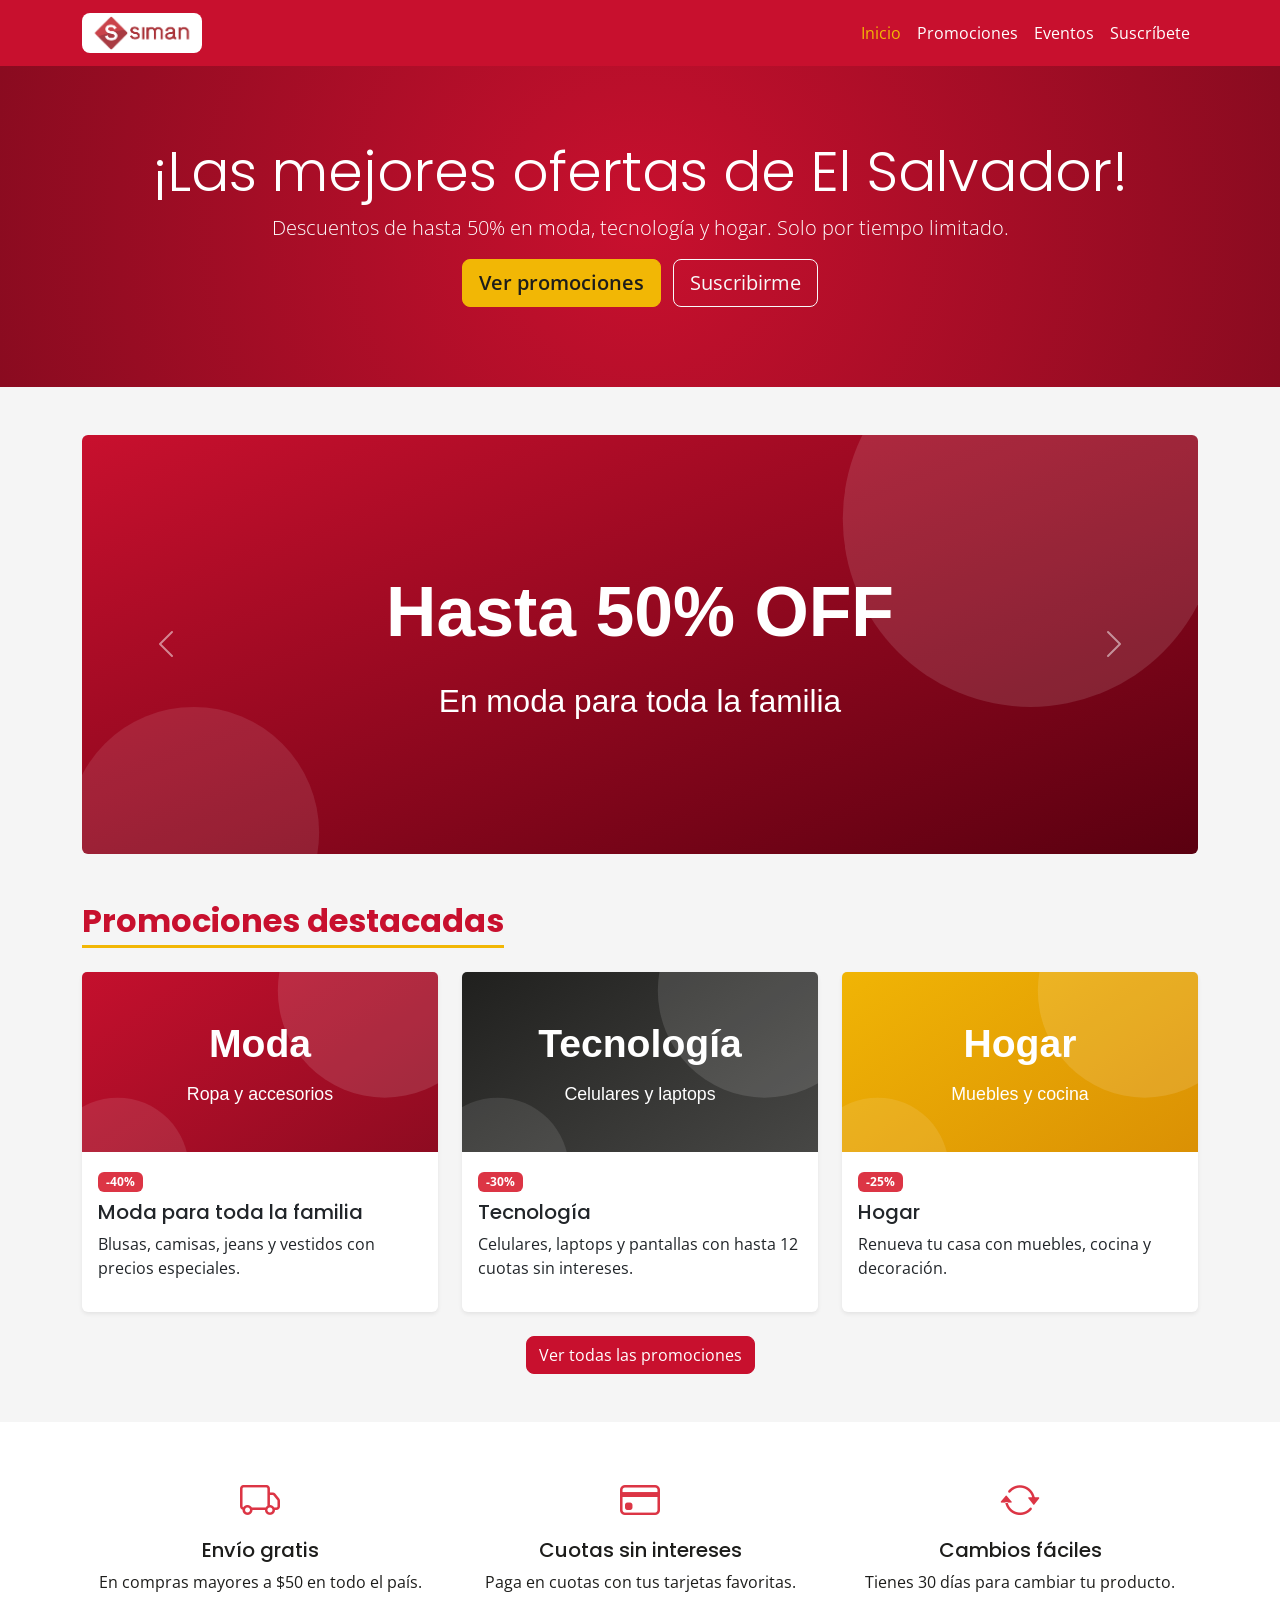
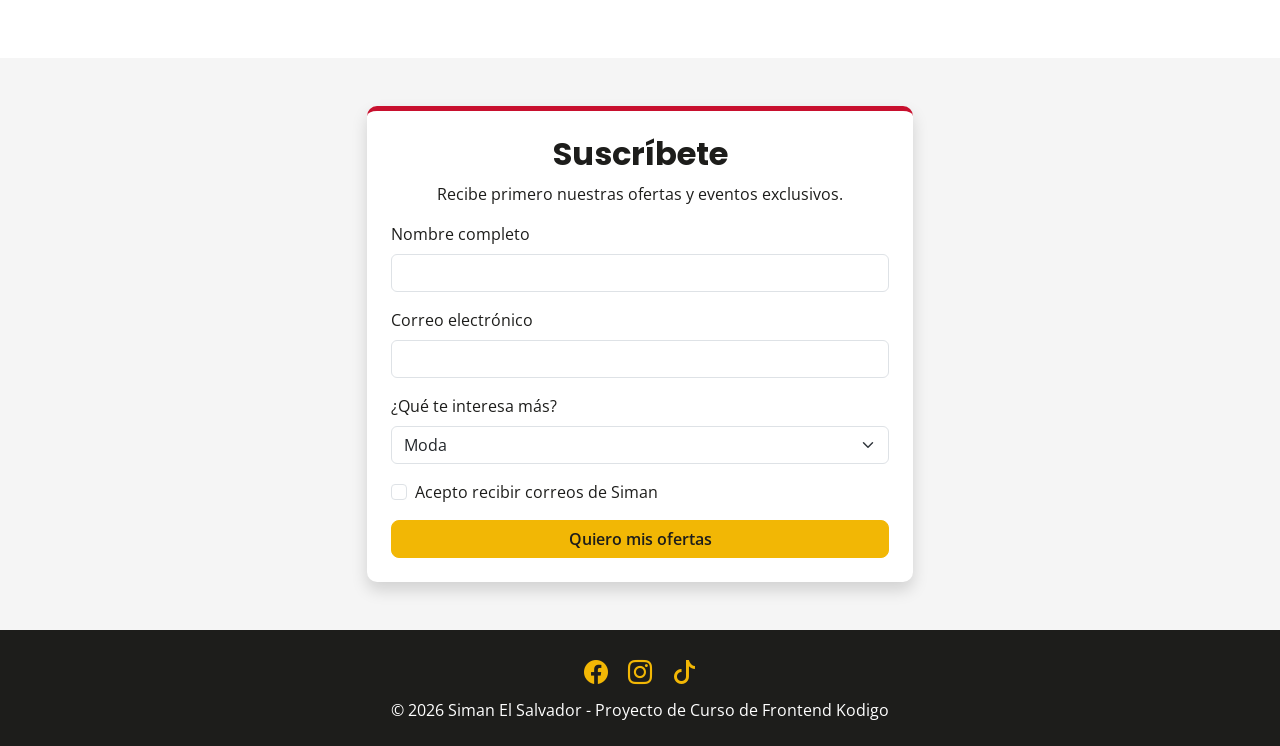
<file: index.html>
<!DOCTYPE html>
<html lang="es">
<head>
  <meta charset="UTF-8">
  <meta name="viewport" content="width=device-width, initial-scale=1.0">
  <title>Promociones Siman</title>

  <!-- Enlace de Bootstrap -->
  <link href="https://cdn.jsdelivr.net/npm/bootstrap@5.3.8/dist/css/bootstrap.min.css" rel="stylesheet">
  <link rel="stylesheet" href="https://cdn.jsdelivr.net/npm/bootstrap-icons@1.13.1/font/bootstrap-icons.min.css">

  <!-- Fuentes de Google -->
  <link href="https://fonts.googleapis.com/css2?family=Open+Sans:wght@400;600&family=Poppins:wght@600;700&display=swap" rel="stylesheet">

  <!-- CSS propio -->
  <link rel="stylesheet" href="styles.css">
</head>
<body>

  <!-- Barra de navegacion -->
  <nav class="navbar navbar-expand-lg navbar-dark navbar-siman sticky-top">
    <div class="container">
      <a class="navbar-brand" href="index.html"><img src="img/logo-siman.png" alt="Siman" class="logo"></a>
      <button class="navbar-toggler" type="button" data-bs-toggle="collapse" data-bs-target="#menu">
        <span class="navbar-toggler-icon"></span>
      </button>
      <div class="collapse navbar-collapse" id="menu">
        <ul class="navbar-nav ms-auto">
          <li class="nav-item"><a class="nav-link active" href="index.html">Inicio</a></li>
          <li class="nav-item"><a class="nav-link" href="promociones.html">Promociones</a></li>
          <li class="nav-item"><a class="nav-link" href="eventos.html">Eventos</a></li>
          <li class="nav-item"><a class="nav-link" href="#suscripcion">Suscríbete</a></li>
        </ul>
      </div>
    </div>
  </nav>

  <!-- Hero -->
  <header class="hero text-center py-5">
    <div class="container py-4">
      <h1 class="display-4">¡Las mejores ofertas de El Salvador!</h1>
      <p class="lead">Descuentos de hasta 50% en moda, tecnología y hogar. Solo por tiempo limitado.</p>
      <a href="promociones.html" class="btn btn-siman btn-lg me-2 mb-2">Ver promociones</a>
      <a href="#suscripcion" class="btn btn-outline-light btn-lg mb-2">Suscribirme</a>
    </div>
  </header>

  <main>

    <!-- Carrusel -->
    <section class="container my-5">
      <div id="ofertas" class="carousel slide" data-bs-ride="carousel">
        <div class="carousel-inner rounded">
          <div class="carousel-item active">
            <img src="img/banner1.svg" class="d-block w-100" alt="Hasta 50% de descuento en moda">
          </div>
          <div class="carousel-item">
            <img src="img/banner2.svg" class="d-block w-100" alt="Semana de tecnología">
          </div>
          <div class="carousel-item">
            <img src="img/banner3.svg" class="d-block w-100" alt="Descuentos para el hogar">
          </div>
        </div>
        <button class="carousel-control-prev" data-bs-target="#ofertas" data-bs-slide="prev">
          <span class="carousel-control-prev-icon"></span>
        </button>
        <button class="carousel-control-next" data-bs-target="#ofertas" data-bs-slide="next">
          <span class="carousel-control-next-icon"></span>
        </button>
      </div>
    </section>

    <!-- Area de Promociones -->
    <section class="container my-5">
      <h2 class="titulo-seccion mb-4">Promociones destacadas</h2>
      <div class="row row-cols-1 row-cols-md-2 row-cols-lg-3 g-4">
        <div class="col">
          <div class="card h-100 shadow-sm">
            <img src="img/moda.svg" class="card-img-top" alt="Moda">
            <div class="card-body">
              <span class="badge text-bg-danger mb-2">-40%</span>
              <h3 class="h5">Moda para toda la familia</h3>
              <p>Blusas, camisas, jeans y vestidos con precios especiales.</p>
            </div>
          </div>
        </div>
        <div class="col">
          <div class="card h-100 shadow-sm">
            <img src="img/tecnologia.svg" class="card-img-top" alt="Tecnología">
            <div class="card-body">
              <span class="badge text-bg-danger mb-2">-30%</span>
              <h3 class="h5">Tecnología</h3>
              <p>Celulares, laptops y pantallas con hasta 12 cuotas sin intereses.</p>
            </div>
          </div>
        </div>
        <div class="col">
          <div class="card h-100 shadow-sm">
            <img src="img/hogar.svg" class="card-img-top" alt="Hogar">
            <div class="card-body">
              <span class="badge text-bg-danger mb-2">-25%</span>
              <h3 class="h5">Hogar</h3>
              <p>Renueva tu casa con muebles, cocina y decoración.</p>
            </div>
          </div>
        </div>
      </div>
      <div class="text-center mt-4">
        <a href="promociones.html" class="btn btn-rojo">Ver todas las promociones</a>
      </div>
    </section>

    <!-- Area de por que comprar -->
    <section class="bg-white py-5">
      <div class="container">
        <div class="row text-center g-4">
          <div class="col-12 col-md-4">
            <i class="bi bi-truck fs-1 text-danger"></i>
            <h3 class="h5 mt-2">Envío gratis</h3>
            <p>En compras mayores a $50 en todo el país.</p>
          </div>
          <div class="col-12 col-md-4">
            <i class="bi bi-credit-card fs-1 text-danger"></i>
            <h3 class="h5 mt-2">Cuotas sin intereses</h3>
            <p>Paga en cuotas con tus tarjetas favoritas.</p>
          </div>
          <div class="col-12 col-md-4">
            <i class="bi bi-arrow-repeat fs-1 text-danger"></i>
            <h3 class="h5 mt-2">Cambios fáciles</h3>
            <p>Tienes 30 días para cambiar tu producto.</p>
          </div>
        </div>
      </div>
    </section>

    <!-- Formulario de suscripcion -->
    <section id="suscripcion" class="container my-5">
      <div class="row">
        <div class="col-12 col-lg-6 mx-auto">
          <div class="caja-formulario shadow p-4">
            <h2 class="text-center">Suscríbete</h2>
            <p class="text-center">Recibe primero nuestras ofertas y eventos exclusivos.</p>
            <form>
              <div class="mb-3">
                <label for="nombre" class="form-label">Nombre completo</label>
                <input type="text" class="form-control" id="nombre" required>
              </div>
              <div class="mb-3">
                <label for="correo" class="form-label">Correo electrónico</label>
                <input type="email" class="form-control" id="correo" required>
              </div>
              <div class="mb-3">
                <label for="interes" class="form-label">¿Qué te interesa más?</label>
                <select class="form-select" id="interes">
                  <option>Moda</option>
                  <option>Tecnología</option>
                  <option>Hogar</option>
                  <option>Belleza</option>
                </select>
              </div>
              <div class="form-check mb-3">
                <input class="form-check-input" type="checkbox" id="acepto" required>
                <label class="form-check-label" for="acepto">Acepto recibir correos de Siman</label>
              </div>
              <div class="d-grid">
                <button class="btn btn-siman">Quiero mis ofertas</button>
              </div>
            </form>
          </div>
        </div>
      </div>
    </section>

  </main>

  <!-- Footer -->
  <footer class="text-center py-4">
    <div class="container">
      <p class="mb-2">
        <a href="https://www.facebook.com/simanelsalvador"><i class="bi bi-facebook fs-4 me-3"></i></a>
        <a href="https://www.instagram.com/almacenessiman_sv/"><i class="bi bi-instagram fs-4 me-3"></i></a>
        <a href="https://www.tiktok.com/@siman_sv?lang=es-419"><i class="bi bi-tiktok fs-4"></i></a>
      </p>
      <p class="mb-0">© 2026 Siman El Salvador - Proyecto de Curso de Frontend Kodigo</p>
    </div>
  </footer>

  <script src="https://cdn.jsdelivr.net/npm/bootstrap@5.3.8/dist/js/bootstrap.bundle.min.js"></script>
</body>
</html>
</file>
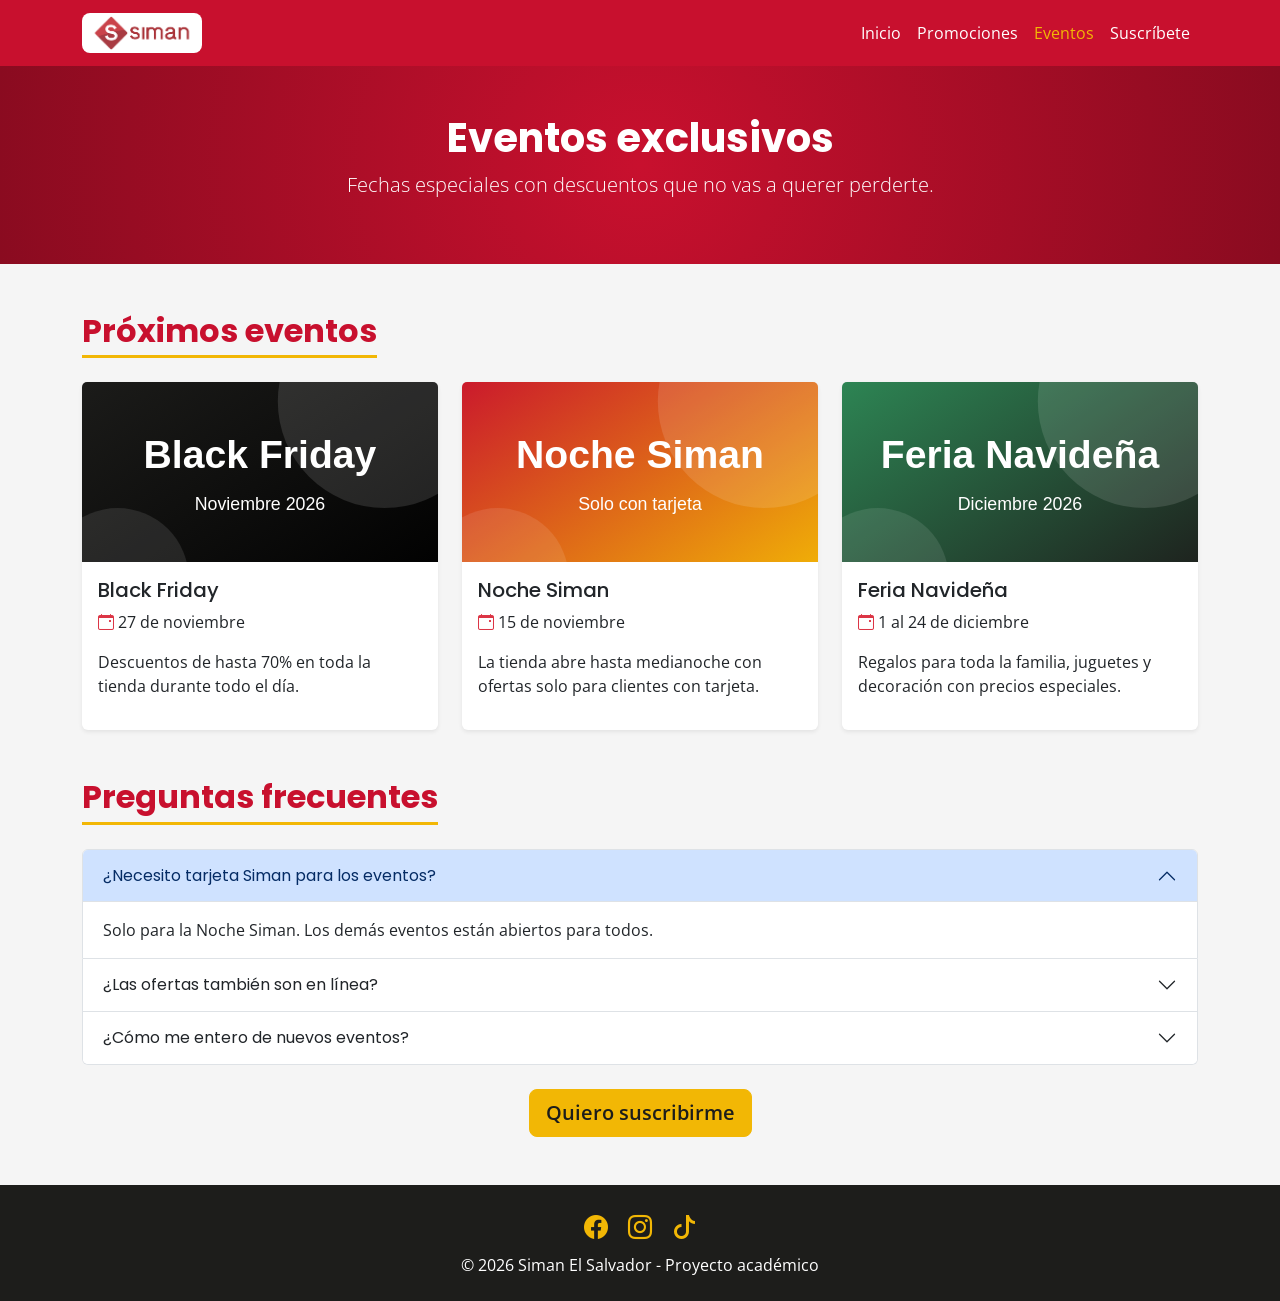
<file: eventos.html>
<!DOCTYPE html>
<html lang="es">
<head>
  <meta charset="UTF-8">
  <meta name="viewport" content="width=device-width, initial-scale=1.0">
  <title>Eventos exclusivos</title>

  <link href="https://cdn.jsdelivr.net/npm/bootstrap@5.3.8/dist/css/bootstrap.min.css" rel="stylesheet">
  <link rel="stylesheet" href="https://cdn.jsdelivr.net/npm/bootstrap-icons@1.13.1/font/bootstrap-icons.min.css">
  <link href="https://fonts.googleapis.com/css2?family=Open+Sans:wght@400;600&family=Poppins:wght@600;700&display=swap" rel="stylesheet">
  <link rel="stylesheet" href="styles.css">
</head>
<body>

  <!-- Barra de Navegación -->
  <nav class="navbar navbar-expand-lg navbar-dark navbar-siman sticky-top">
    <div class="container">
      <a class="navbar-brand" href="index.html"><img src="img/logo-siman.png" alt="Siman" class="logo"></a>
      <button class="navbar-toggler" type="button" data-bs-toggle="collapse" data-bs-target="#menu">
        <span class="navbar-toggler-icon"></span>
      </button>
      <div class="collapse navbar-collapse" id="menu">
        <ul class="navbar-nav ms-auto">
          <li class="nav-item"><a class="nav-link" href="index.html">Inicio</a></li>
          <li class="nav-item"><a class="nav-link" href="promociones.html">Promociones</a></li>
          <li class="nav-item"><a class="nav-link active" href="eventos.html">Eventos</a></li>
          <li class="nav-item"><a class="nav-link" href="index.html#suscripcion">Suscríbete</a></li>
        </ul>
      </div>
    </div>
  </nav>

  <header class="hero text-center py-5">
    <div class="container">
      <h1>Eventos exclusivos</h1>
      <p class="lead">Fechas especiales con descuentos que no vas a querer perderte.</p>
    </div>
  </header>

  <main>

    <!-- Lista de eventos -->
    <section class="container my-5">
      <h2 class="titulo-seccion mb-4">Próximos eventos</h2>
      <div class="row row-cols-1 row-cols-md-2 row-cols-lg-3 g-4">

        <div class="col">
          <div class="card h-100 shadow-sm">
            <img src="img/evento1.svg" class="card-img-top" alt="Black Friday">
            <div class="card-body">
              <h3 class="h5">Black Friday</h3>
              <p><i class="bi bi-calendar-event text-danger"></i> 27 de noviembre</p>
              <p>Descuentos de hasta 70% en toda la tienda durante todo el día.</p>
            </div>
          </div>
        </div>

        <div class="col">
          <div class="card h-100 shadow-sm">
            <img src="img/evento2.svg" class="card-img-top" alt="Noche Siman">
            <div class="card-body">
              <h3 class="h5">Noche Siman</h3>
              <p><i class="bi bi-calendar-event text-danger"></i> 15 de noviembre</p>
              <p>La tienda abre hasta medianoche con ofertas solo para clientes con tarjeta.</p>
            </div>
          </div>
        </div>

        <div class="col">
          <div class="card h-100 shadow-sm">
            <img src="img/evento3.svg" class="card-img-top" alt="Feria Navideña">
            <div class="card-body">
              <h3 class="h5">Feria Navideña</h3>
              <p><i class="bi bi-calendar-event text-danger"></i> 1 al 24 de diciembre</p>
              <p>Regalos para toda la familia, juguetes y decoración con precios especiales.</p>
            </div>
          </div>
        </div>

      </div>
    </section>

    <!-- Preguntas frecuentes -->
    <section class="container my-5">
      <h2 class="titulo-seccion mb-4">Preguntas frecuentes</h2>
      <div class="accordion" id="preguntas">
        <div class="accordion-item">
          <h3 class="accordion-header">
            <button class="accordion-button" type="button" data-bs-toggle="collapse" data-bs-target="#p1">
              ¿Necesito tarjeta Siman para los eventos?
            </button>
          </h3>
          <div id="p1" class="accordion-collapse collapse show" data-bs-parent="#preguntas">
            <div class="accordion-body">Solo para la Noche Siman. Los demás eventos están abiertos para todos.</div>
          </div>
        </div>
        <div class="accordion-item">
          <h3 class="accordion-header">
            <button class="accordion-button collapsed" type="button" data-bs-toggle="collapse" data-bs-target="#p2">
              ¿Las ofertas también son en línea?
            </button>
          </h3>
          <div id="p2" class="accordion-collapse collapse" data-bs-parent="#preguntas">
            <div class="accordion-body">Sí, puedes comprar desde la tienda en línea y recibir tu pedido en casa.</div>
          </div>
        </div>
        <div class="accordion-item">
          <h3 class="accordion-header">
            <button class="accordion-button collapsed" type="button" data-bs-toggle="collapse" data-bs-target="#p3">
              ¿Cómo me entero de nuevos eventos?
            </button>
          </h3>
          <div id="p3" class="accordion-collapse collapse" data-bs-parent="#preguntas">
            <div class="accordion-body">Suscríbete en nuestra página de inicio y te avisamos por correo.</div>
          </div>
        </div>
      </div>
      <div class="text-center mt-4">
        <a href="index.html#suscripcion" class="btn btn-siman btn-lg">Quiero suscribirme</a>
      </div>
    </section>

  </main>

  <footer class="text-center py-4">
    <div class="container">
      <p class="mb-2">
        <a href="#"><i class="bi bi-facebook fs-4 me-3"></i></a>
        <a href="#"><i class="bi bi-instagram fs-4 me-3"></i></a>
        <a href="#"><i class="bi bi-tiktok fs-4"></i></a>
      </p>
      <p class="mb-0">© 2026 Siman El Salvador - Proyecto académico</p>
    </div>
  </footer>

  <script src="https://cdn.jsdelivr.net/npm/bootstrap@5.3.8/dist/js/bootstrap.bundle.min.js"></script>
</body>
</html>
</file>
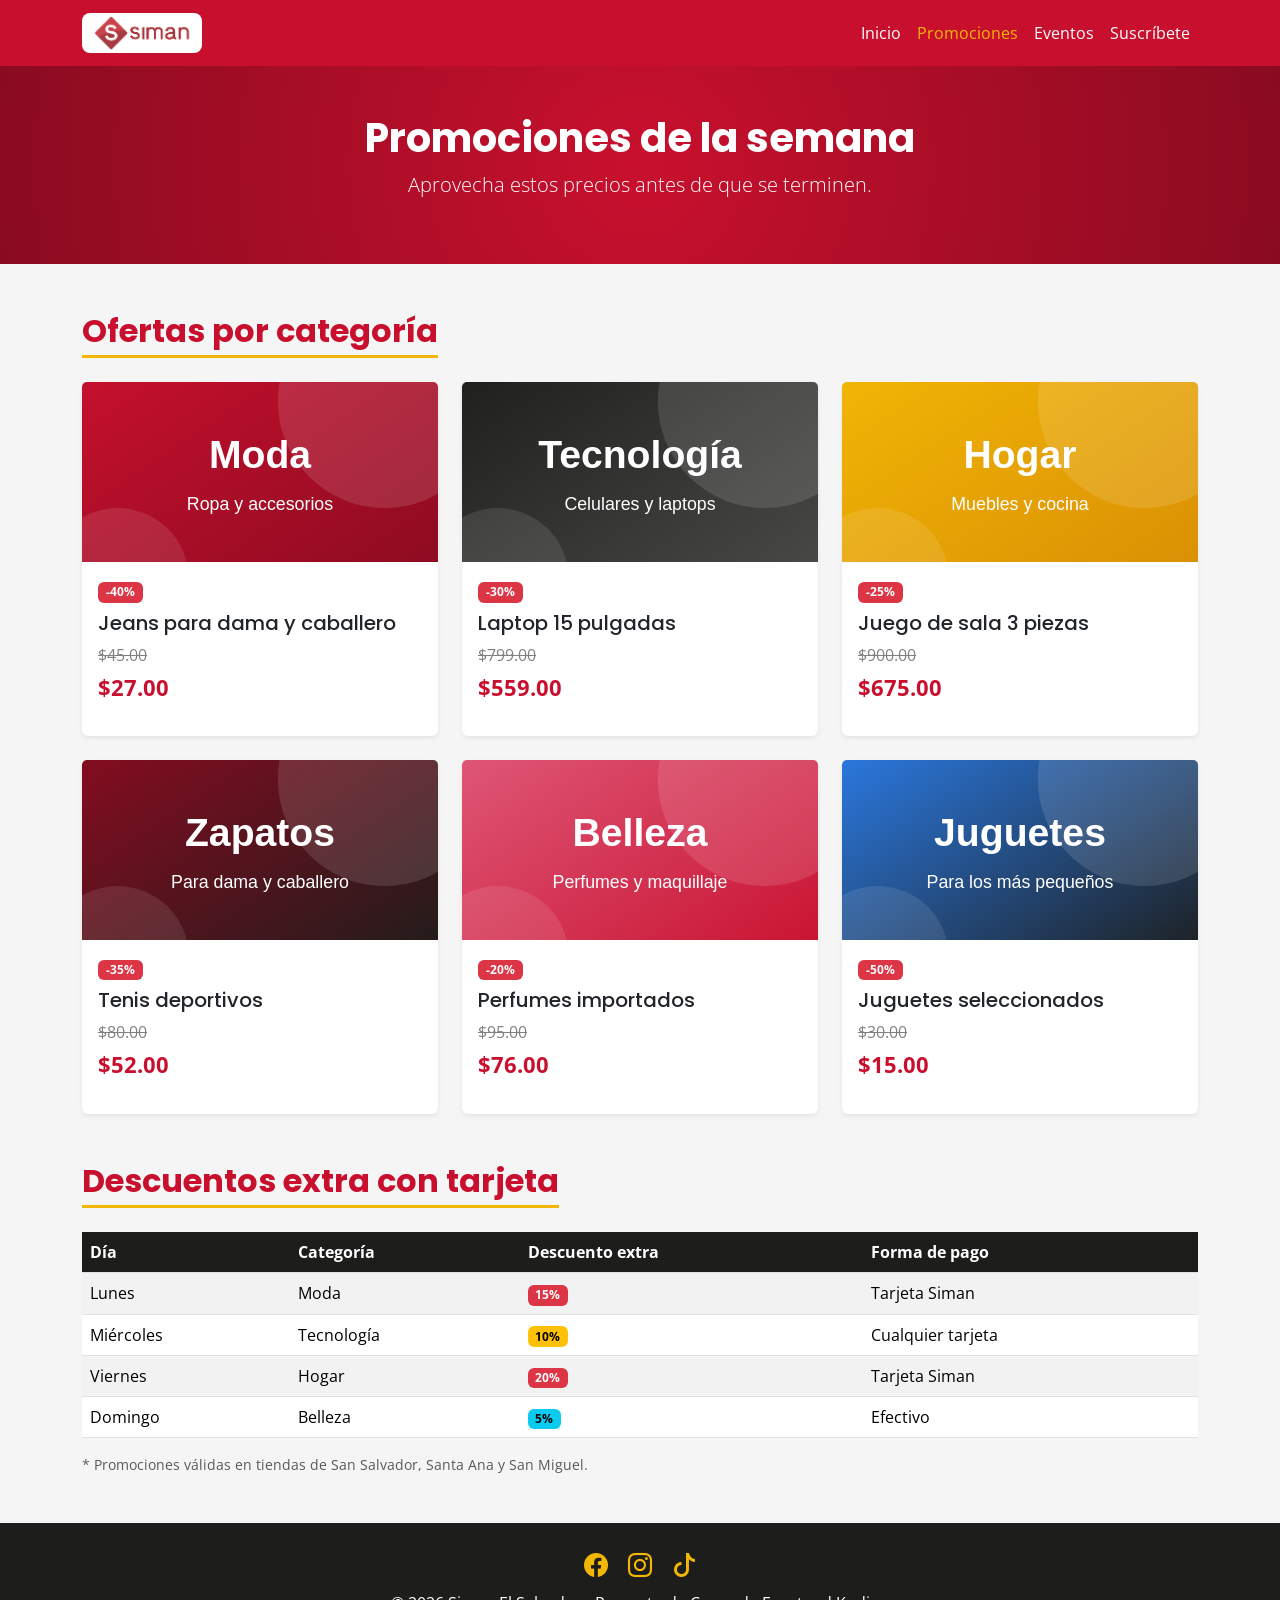
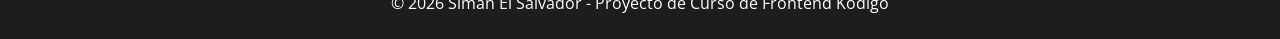
<file: promociones.html>
<!DOCTYPE html>
<html lang="es">
<head>
  <meta charset="UTF-8">
  <meta name="viewport" content="width=device-width, initial-scale=1.0">
  <title>Todas las promociones</title>

  <link href="https://cdn.jsdelivr.net/npm/bootstrap@5.3.8/dist/css/bootstrap.min.css" rel="stylesheet">
  <link rel="stylesheet" href="https://cdn.jsdelivr.net/npm/bootstrap-icons@1.13.1/font/bootstrap-icons.min.css">
  <link href="https://fonts.googleapis.com/css2?family=Open+Sans:wght@400;600&family=Poppins:wght@600;700&display=swap" rel="stylesheet">
  <link rel="stylesheet" href="styles.css">
</head>
<body>

  <!-- Barra de Navegación -->
  <nav class="navbar navbar-expand-lg navbar-dark navbar-siman sticky-top">
    <div class="container">
      <a class="navbar-brand" href="index.html"><img src="img/logo-siman.png" alt="Siman" class="logo"></a>
      <button class="navbar-toggler" type="button" data-bs-toggle="collapse" data-bs-target="#menu">
        <span class="navbar-toggler-icon"></span>
      </button>
      <div class="collapse navbar-collapse" id="menu">
        <ul class="navbar-nav ms-auto">
          <li class="nav-item"><a class="nav-link" href="index.html">Inicio</a></li>
          <li class="nav-item"><a class="nav-link active" href="promociones.html">Promociones</a></li>
          <li class="nav-item"><a class="nav-link" href="eventos.html">Eventos</a></li>
          <li class="nav-item"><a class="nav-link" href="index.html#suscripcion">Suscríbete</a></li>
        </ul>
      </div>
    </div>
  </nav>

  <header class="hero text-center py-5">
    <div class="container">
      <h1>Promociones de la semana</h1>
      <p class="lead">Aprovecha estos precios antes de que se terminen.</p>
    </div>
  </header>

  <main>

    <!-- Productos en oferta -->
    <section class="container my-5">
      <h2 class="titulo-seccion mb-4">Ofertas por categoría</h2>
      <div class="row row-cols-1 row-cols-md-2 row-cols-lg-3 g-4">

        <div class="col">
          <div class="card h-100 shadow-sm">
            <img src="img/moda.svg" class="card-img-top" alt="Moda">
            <div class="card-body">
              <span class="badge text-bg-danger">-40%</span>
              <h3 class="h5 mt-2">Jeans para dama y caballero</h3>
              <p class="mb-1"><span class="precio-antes">$45.00</span></p>
              <p class="precio-ahora">$27.00</p>
            </div>
          </div>
        </div>

        <div class="col">
          <div class="card h-100 shadow-sm">
            <img src="img/tecnologia.svg" class="card-img-top" alt="Tecnología">
            <div class="card-body">
              <span class="badge text-bg-danger">-30%</span>
              <h3 class="h5 mt-2">Laptop 15 pulgadas</h3>
              <p class="mb-1"><span class="precio-antes">$799.00</span></p>
              <p class="precio-ahora">$559.00</p>
            </div>
          </div>
        </div>

        <div class="col">
          <div class="card h-100 shadow-sm">
            <img src="img/hogar.svg" class="card-img-top" alt="Hogar">
            <div class="card-body">
              <span class="badge text-bg-danger">-25%</span>
              <h3 class="h5 mt-2">Juego de sala 3 piezas</h3>
              <p class="mb-1"><span class="precio-antes">$900.00</span></p>
              <p class="precio-ahora">$675.00</p>
            </div>
          </div>
        </div>

        <div class="col">
          <div class="card h-100 shadow-sm">
            <img src="img/zapatos.svg" class="card-img-top" alt="Zapatos">
            <div class="card-body">
              <span class="badge text-bg-danger">-35%</span>
              <h3 class="h5 mt-2">Tenis deportivos</h3>
              <p class="mb-1"><span class="precio-antes">$80.00</span></p>
              <p class="precio-ahora">$52.00</p>
            </div>
          </div>
        </div>

        <div class="col">
          <div class="card h-100 shadow-sm">
            <img src="img/belleza.svg" class="card-img-top" alt="Belleza">
            <div class="card-body">
              <span class="badge text-bg-danger">-20%</span>
              <h3 class="h5 mt-2">Perfumes importados</h3>
              <p class="mb-1"><span class="precio-antes">$95.00</span></p>
              <p class="precio-ahora">$76.00</p>
            </div>
          </div>
        </div>

        <div class="col">
          <div class="card h-100 shadow-sm">
            <img src="img/juguetes.svg" class="card-img-top" alt="Juguetes">
            <div class="card-body">
              <span class="badge text-bg-danger">-50%</span>
              <h3 class="h5 mt-2">Juguetes seleccionados</h3>
              <p class="mb-1"><span class="precio-antes">$30.00</span></p>
              <p class="precio-ahora">$15.00</p>
            </div>
          </div>
        </div>

      </div>
    </section>

    <!-- Tabla de descuentos con tarjeta -->
    <section class="container my-5">
      <h2 class="titulo-seccion mb-4">Descuentos extra con tarjeta</h2>
      <div class="table-responsive">
        <table class="table table-striped table-hover align-middle table-siman bg-white">
          <thead>
            <tr><th>Día</th><th>Categoría</th><th>Descuento extra</th><th>Forma de pago</th></tr>
          </thead>
          <tbody>
            <tr><td>Lunes</td><td>Moda</td><td><span class="badge text-bg-danger">15%</span></td><td>Tarjeta Siman</td></tr>
            <tr><td>Miércoles</td><td>Tecnología</td><td><span class="badge text-bg-warning">10%</span></td><td>Cualquier tarjeta</td></tr>
            <tr><td>Viernes</td><td>Hogar</td><td><span class="badge text-bg-danger">20%</span></td><td>Tarjeta Siman</td></tr>
            <tr><td>Domingo</td><td>Belleza</td><td><span class="badge text-bg-info">5%</span></td><td>Efectivo</td></tr>
          </tbody>
        </table>
      </div>
      <p class="small text-muted">* Promociones válidas en tiendas de San Salvador, Santa Ana y San Miguel.</p>
    </section>

  </main>

  <footer class="text-center py-4">
    <div class="container">
      <p class="mb-2">
        <a href="#"><i class="bi bi-facebook fs-4 me-3"></i></a>
        <a href="#"><i class="bi bi-instagram fs-4 me-3"></i></a>
        <a href="#"><i class="bi bi-tiktok fs-4"></i></a>
      </p>
      <p class="mb-0">© 2026 Siman El Salvador - Proyecto de Curso de Frontend Kodigo</p>
    </div>
  </footer>

  <script src="https://cdn.jsdelivr.net/npm/bootstrap@5.3.8/dist/js/bootstrap.bundle.min.js"></script>
</body>
</html>
</file>
<file: styles.css>
/* Paleta de colores */
:root {
  --siman-rojo: #c8102e;
  --siman-rojo-oscuro: #8a0b20;
  --siman-negro: #1d1d1b;
  --siman-dorado: #f2b705;
  --siman-gris: #f5f5f5;
}

/* Tipografias */
body {
  font-family: 'Open Sans', sans-serif;
  background-color: var(--siman-gris);
  color: var(--siman-negro);
}

h1, h2, h3, h4, h5, .navbar-brand {
  font-family: 'Poppins', sans-serif;
  font-weight: 700;
}

/* Navbar */
.navbar-siman {
  background-color: var(--siman-rojo);
}

.navbar-siman .nav-link {
  color: white;
}

.navbar-siman .nav-link:hover,
.navbar-siman .nav-link.active {
  color: var(--siman-dorado);
}

/* Hero */
.hero {
  background: radial-gradient(circle, var(--siman-rojo), var(--siman-rojo-oscuro));
  color: white;
}

/* Botones */
.btn-siman {
  --bs-btn-bg: var(--siman-dorado);
  --bs-btn-border-color: var(--siman-dorado);
  --bs-btn-color: var(--siman-negro);
  --bs-btn-hover-bg: #d99f00;
  --bs-btn-hover-border-color: #d99f00;
  --bs-btn-hover-color: var(--siman-negro);
  font-weight: 600;
  border-radius: 8px;
  transition: transform .2s;
}

.btn-siman:hover {
  transform: translateY(-3px);
}

.btn-rojo {
  --bs-btn-bg: var(--siman-rojo);
  --bs-btn-border-color: var(--siman-rojo);
  --bs-btn-color: white;
  --bs-btn-hover-bg: var(--siman-rojo-oscuro);
  --bs-btn-hover-border-color: var(--siman-rojo-oscuro);
  --bs-btn-hover-color: white;
  border-radius: 8px;
}

/* Titulos de seccion */
.titulo-seccion {
  color: var(--siman-rojo);
  border-bottom: 3px solid var(--siman-dorado);
  display: inline-block;
  padding-bottom: 5px;
}

/* Cards */
.card {
  border: none;
  transition: transform .25s;
}

.card:hover {
  transform: translateY(-8px);
}

.card-img-top {
  height: 180px;
  object-fit: cover;
}

.precio-antes {
  text-decoration: line-through;
  color: gray;
}

.precio-ahora {
  color: var(--siman-rojo);
  font-size: 1.4rem;
  font-weight: 700;
}

/* Tabla */
.table-siman th {
  background-color: var(--siman-negro);
  color: white;
}

/* Formulario */
.caja-formulario {
  background-color: white;
  border-top: 5px solid var(--siman-rojo);
  border-radius: 10px;
}

/* Footer */
footer {
  background-color: var(--siman-negro);
  color: white;
}

footer a {
  color: var(--siman-dorado);
  text-decoration: none;
}

/* Celular */
@media (max-width: 576px) {
  .hero h1 {
    font-size: 2rem;
  }

  .card-img-top {
    height: 150px;
  }
}

/* Logo */
.logo {
  height: 40px;
  background-color: white;
  border-radius: 8px;
  padding: 2px 6px;
}
</file>
